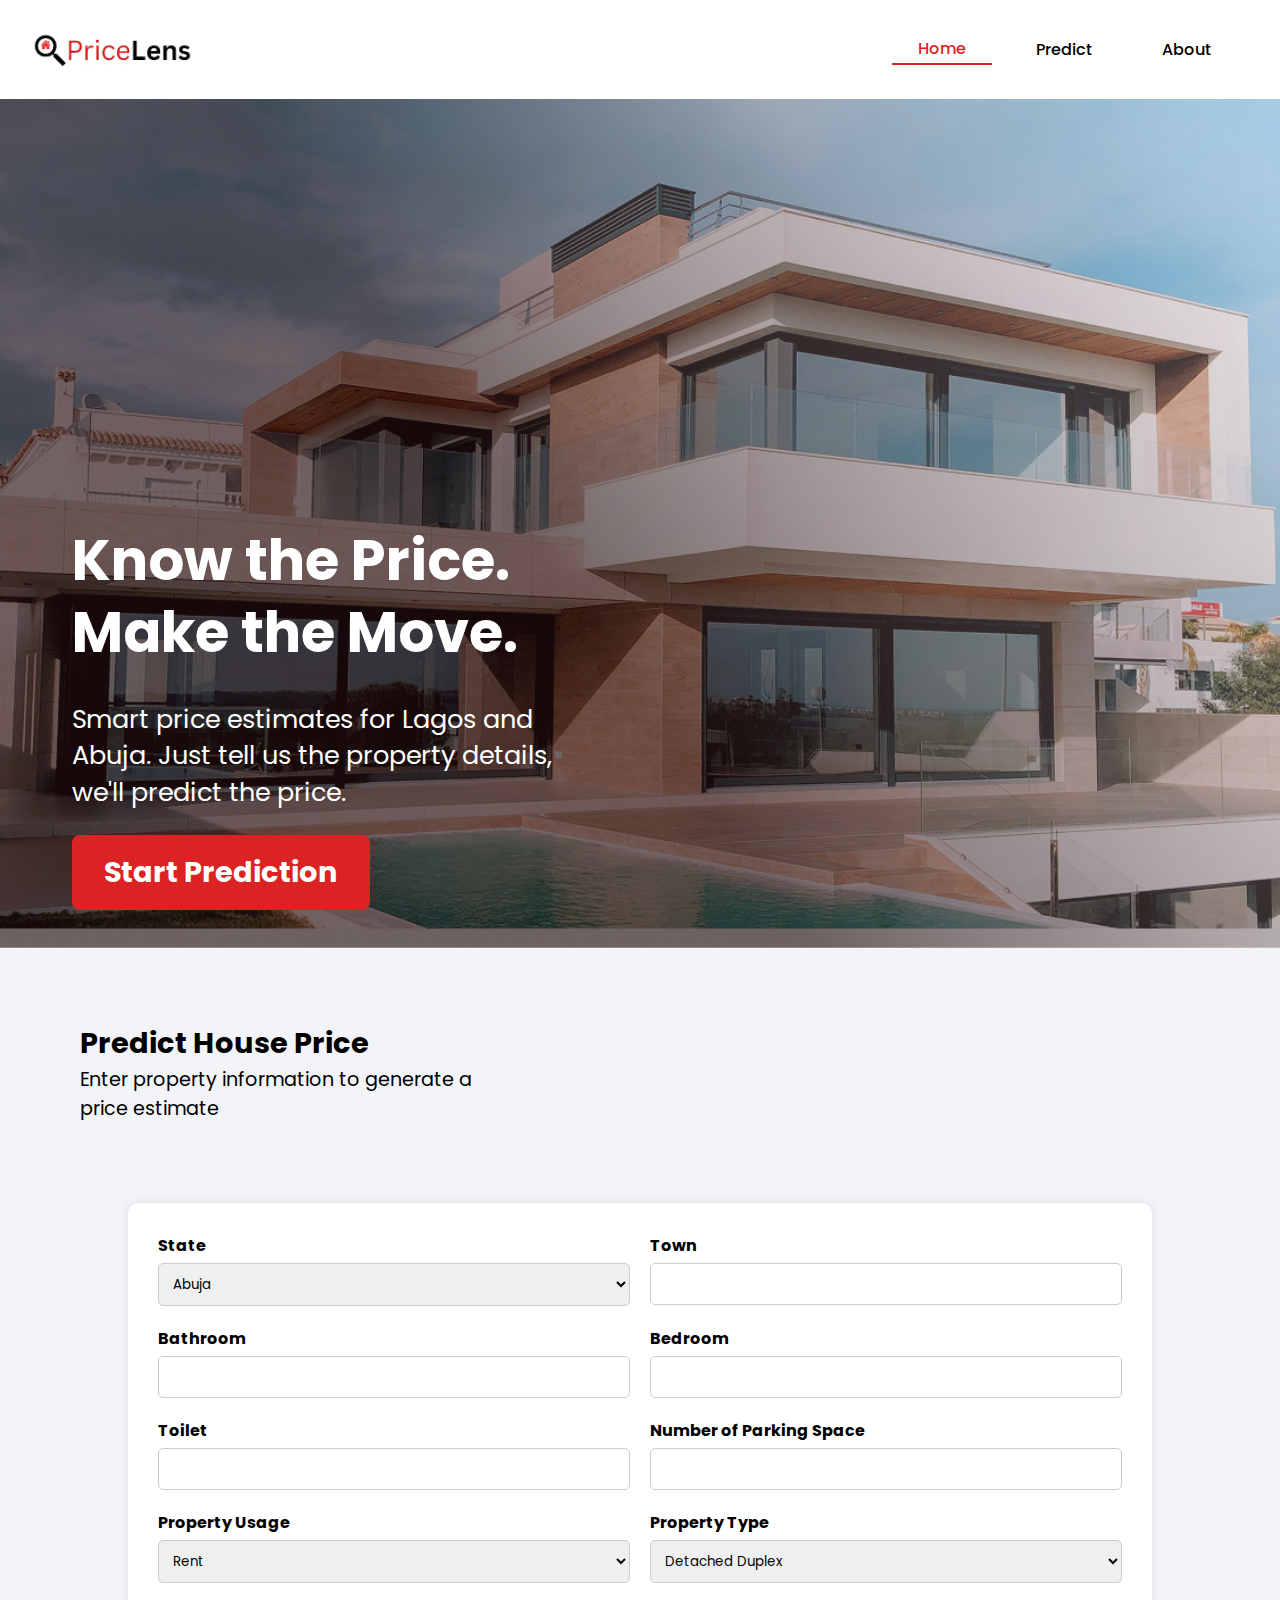
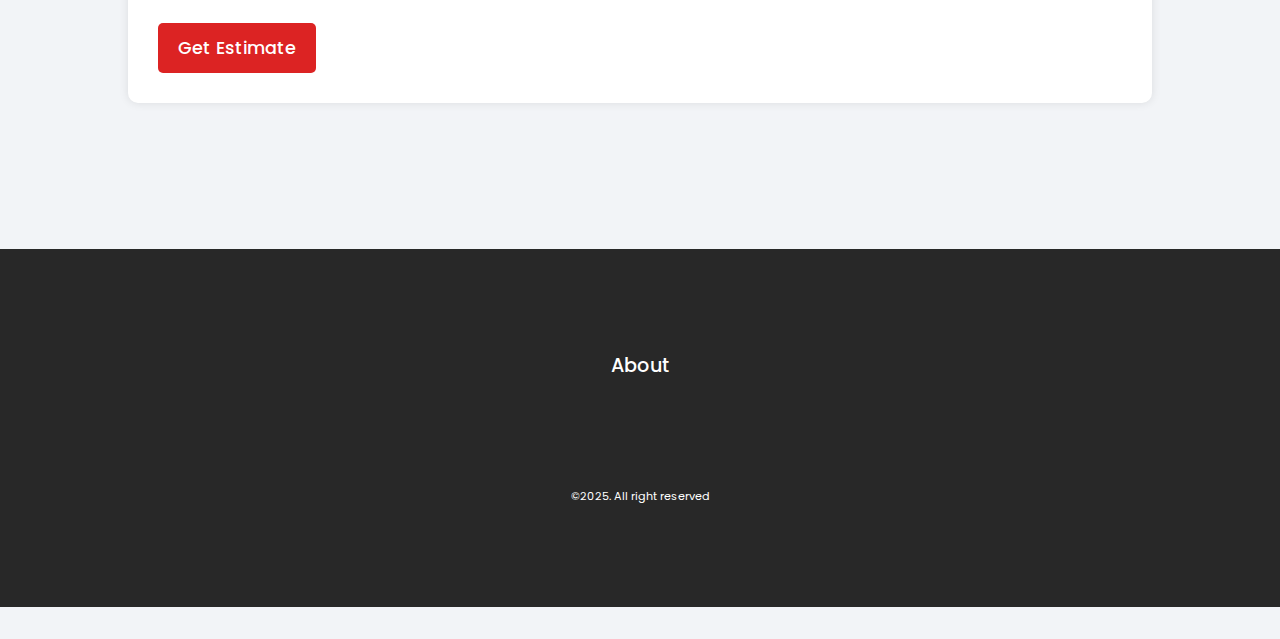
<file: index.html>
<!DOCTYPE html>
<html lang="en">
  <head>
    <meta charset="UTF-8" />
    <link rel="icon" type="image/png" href="./assets/logo-icon-flex.png" />
    <link rel="preconnect" href="https://fonts.googleapis.com" />
    <link rel="preconnect" href="https://fonts.gstatic.com" crossorigin />
    <link
      href="https://fonts.googleapis.com/css2?family=Poppins:ital,wght@0,100;0,200;0,300;0,400;0,500;0,600;0,700;0,800;0,900;1,100;1,200;1,300;1,400;1,500;1,600;1,700;1,800;1,900&display=swap"
      rel="stylesheet"
    />
    <link rel="stylesheet" href="style.css" />
    <meta name="viewport" content="width=device-width, initial-scale=1.0" />
    <title>PriceLens</title>
  </head>
  <body>
    <header>
      <div class="logo">
        <img src="./assets/logo-flexisaf.jpg" alt="logo" />
      </div>

      <div class="hamburger" id="hamburger">
        <span></span>
        <span></span>
        <span></span>
      </div>

      <nav id="nav" class="nav">
        <ul>
          <li><a href="#home" class="active">Home</a></li>
          <li><a href="#predict">Predict</a></li>
          <li><a href="./about.html">About</a></li>
        </ul>
      </nav>

      <div class="nav-overlay" id="navOverlay"></div>
    </header>

    <section id="home" class="home">
      <div>
        <h1>Know the Price.<br />Make the Move.</h1>

        <p>
          Smart price estimates for Lagos and <br />Abuja. Just tell us the
          property details, <br />we'll predict the price.
        </p>
        <a href="#predict"
          ><button class="move-prediction-btn">Start Prediction</button></a
        >
      </div>
    </section>
    <section id="predict" class="predict">
      <h2>Predict House Price</h2>
      <p>
        Enter property information to generate a <br />
        price estimate
      </p>
      <form id="estimateForm">
        <div class="form-group">
          <label for="state">State</label>
          <select name="state" id="state">
            <option value="Abuja">Abuja</option>
            <option value="Lagos">Lagos</option>
          </select>
        </div>

        <div class="form-group">
          <label for="town">Town</label>
          <input type="text" id="town" name="town" required />
        </div>

        <div class="form-group">
          <label for="bathroom">Bathroom</label>
          <input type="number" id="bathroom" name="bathroom" required />
        </div>

        <div class="form-group">
          <label for="bedroom">Bedroom</label>
          <input type="number" id="bedroom" name="bedroom" required />
        </div>

        <div class="form-group">
          <label for="toilet">Toilet</label>
          <input type="number" id="toilet" name="toilet" required />
        </div>

        <div class="form-group">
          <label for="parkingSpace">Number of Parking Space</label>
          <input
            type="number"
            id="parkingSpace"
            name="parkingSpace"
            required
            min="0"
          />
        </div>

        <div class="form-group">
          <label for="usage">Property Usage</label>
          <select name="usage" id="usage">
            <option value="Rent">Rent</option>
            <option value="Sale">Sale</option>
          </select>
        </div>

        <div class="form-group">
          <label for="type">Property Type</label>
          <select name="type" id="type">
            <option value="Detached Duplex">Detached Duplex</option>
            <option value="Semi Detached Duplex">Semi Detached Duplex</option>
            <option value="Terraced Duplexes">Terraced Duplexes</option>
            <option value="Detached Bungalow">Detached Bungalow</option>
            <option value="Block of Flats">Block of Flats</option>
            <option value="Terraced Bungalow">Terraced Bungalow</option>
            <option value="Semi Detached Bungalow">
              Semi Detached Bungalow
            </option>
          </select>
        </div>

        <button type="submit">Get Estimate</button>
      </form>
      <div id="resultModal" class="modal" style="display: none">
        <div class="modal-content">
          <span class="close" id="closeModal">&times;</span>
          <h3 id="modalType"></h3>
          <p class="modal-strong"><strong id="modalAddress"></strong></p>
          <p class="modal-strong modal-price">
            <strong id="modalPrice"></strong>
          </p>
          <p class="modal-description" id="modalDescription"></p>
        </div>
      </div>
    </section>
    <footer>
      <span><a href="./about.html" class="footer-link">About</a></span>
      <p>©2025. All right reserved</p>
    </footer>
    <script src="script.js"></script>
  </body>
</html>
</file>
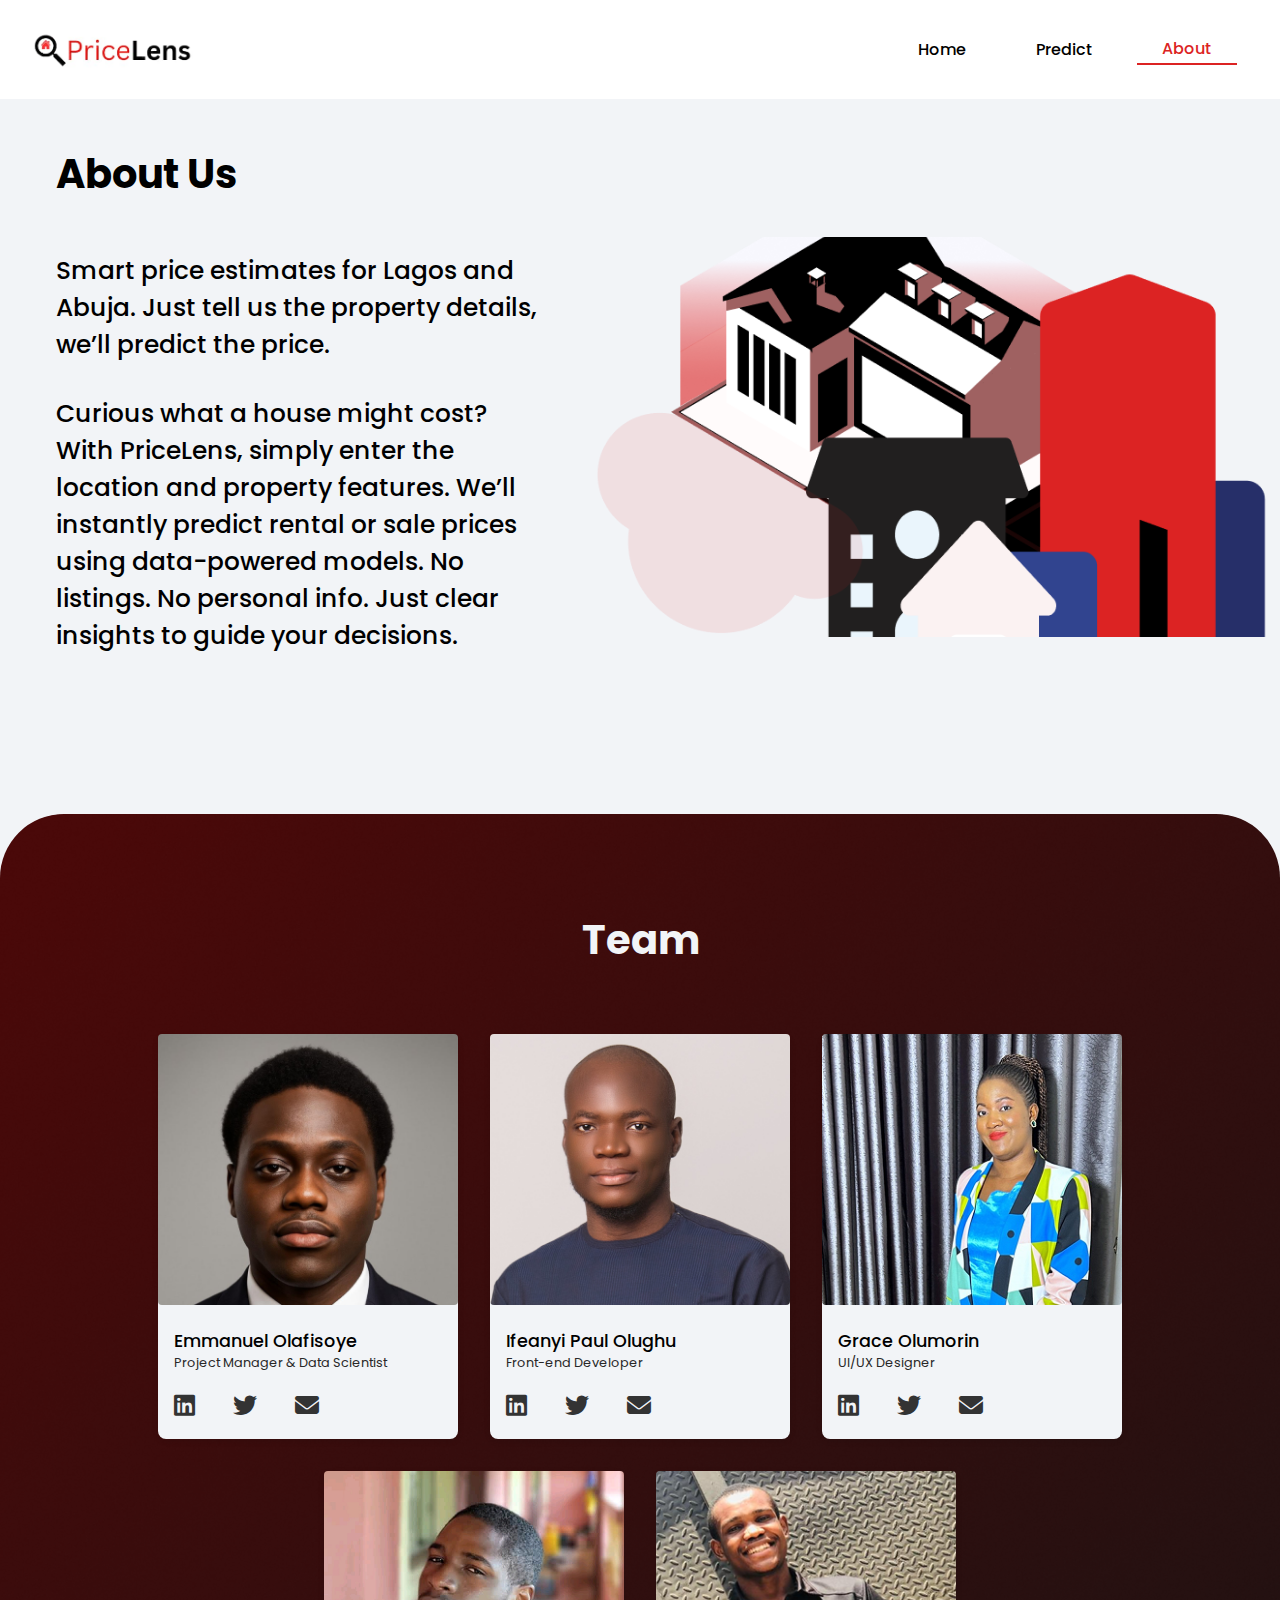
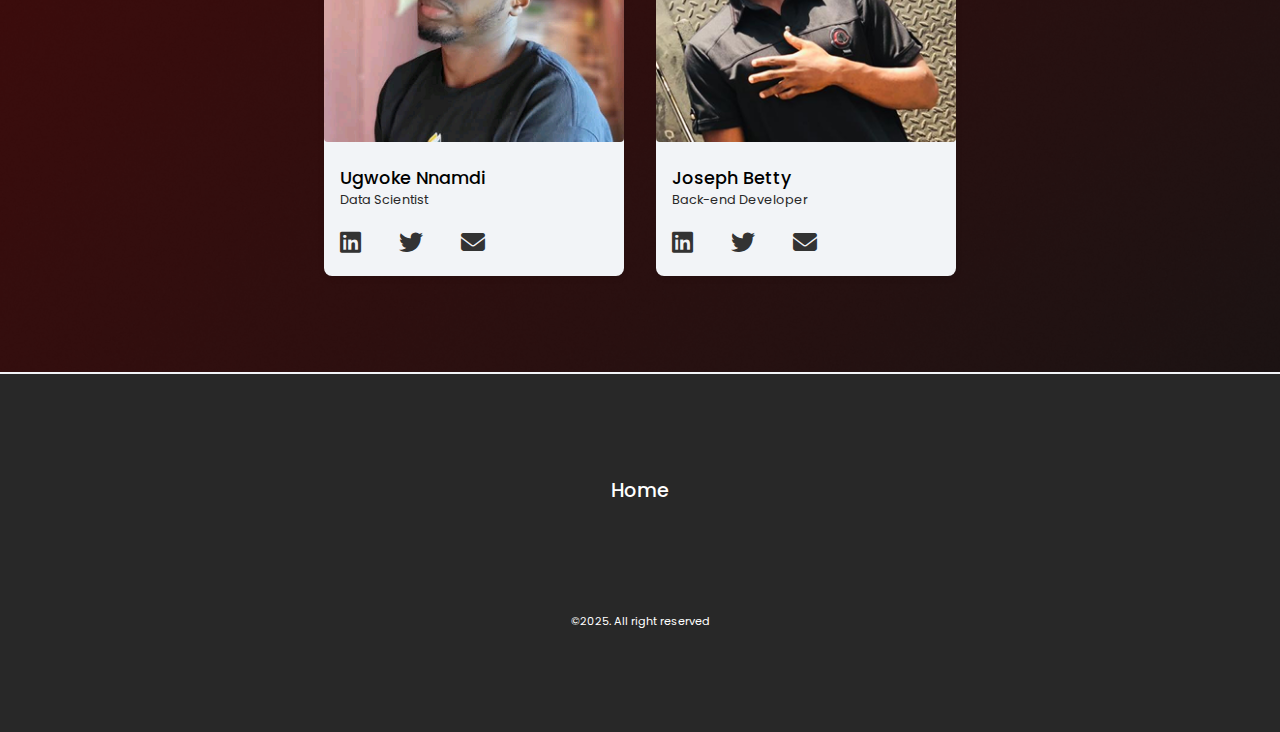
<file: about.html>
<!DOCTYPE html>
<html lang="en">
  <head>
    <meta charset="UTF-8" />
    <link rel="icon" type="image/png" href="/assets/logo-icon-flex.png" />
    <link rel="preconnect" href="https://fonts.googleapis.com" />
    <link rel="preconnect" href="https://fonts.gstatic.com" crossorigin />
    <link
      href="https://fonts.googleapis.com/css2?family=Poppins:ital,wght@0,100;0,200;0,300;0,400;0,500;0,600;0,700;0,800;0,900;1,100;1,200;1,300;1,400;1,500;1,600;1,700;1,800;1,900&display=swap"
      rel="stylesheet"
    />
    <link
      rel="stylesheet"
      href="https://cdnjs.cloudflare.com/ajax/libs/font-awesome/6.4.0/css/all.min.css"
    />
    <link rel="stylesheet" href="style.css" />
    <meta name="viewport" content="width=device-width, initial-scale=1.0" />

    <title>PriceLens</title>
  </head>
  <body>
    <header>
      <div class="logo">
        <img src="./assets/logo-flexisaf.jpg" alt="logo" />
      </div>

      <div class="hamburger" id="hamburger">
        <span></span>
        <span></span>
        <span></span>
      </div>

      <nav id="nav" class="nav">
        <ul>
          <li><a href="./index.html">Home</a></li>
          <li><a href="./index.html#predict">Predict</a></li>
          <li><a href="./about.html" class="active">About</a></li>
        </ul>
      </nav>

      <div class="nav-overlay" id="navOverlay"></div>
    </header>

    <section id="about" class="about">
      <h1 class="about-heading">About Us</h1>
      <div class="about-section-one">
        <div class="about-text-container">
          <p>
            Smart price estimates for Lagos and Abuja. Just tell us the property
            details, we’ll predict the price.
          </p>
          <p>
            Curious what a house might cost? With PriceLens, simply enter the
            location and property features. We’ll instantly predict rental or
            sale prices using data-powered models. No listings. No personal
            info. Just clear insights to guide your decisions.
          </p>
        </div>
        <div class="about-image-container">
          <img src="./assets/About-image.png" alt="building-sketch" />
        </div>
      </div>
      <div class="team">
        <h1 class="team-heading">Team</h1>

        <div class="team-container">
          <div class="team-member">
            <div class="team-img-container">
              <img
                src="./assets/emmanuel-olafisoye.png"
                alt="emmanuel-olafisoye"
              />
            </div>
            <div class="team-write-up">
              <p class="names">Emmanuel Olafisoye</p>
              <p class="teaam-title">Project Manager & Data Scientist</p>
              <div class="social-icons">
                <a
                  href="https://www.linkedin.com/in/emmanuel-olafisoye/"
                  target="_blank"
                >
                  <i class="fab fa-linkedin"></i>
                </a>
                <a href="https://x.com/korsdata" target="_blank">
                  <i class="fab fa-twitter"></i>
                </a>
                <a href="mailto:emmanuelolafisoye12@gmail.com ">
                  <i class="fas fa-envelope"></i>
                </a>
              </div>
            </div>
          </div>

          <div class="team-member">
            <div class="team-img-container">
              <img
                src="./assets/ifeanyi-paul-olughu.png"
                alt="ifeanyi-paul-olughu"
              />
            </div>
            <div class="team-write-up">
              <p class="names">Ifeanyi Paul Olughu</p>
              <p class="teaam-title">Front-end Developer</p>
              <div class="social-icons">
                <a href="https://linkedin.com/in/ifeanyi-paul" target="_blank">
                  <i class="fab fa-linkedin"></i>
                </a>
                <a href="https://x.com/Ifeco1don" target="_blank">
                  <i class="fab fa-twitter"></i>
                </a>
                <a href="mailto:ifeanyipaul48@gmail.com">
                  <i class="fas fa-envelope"></i>
                </a>
              </div>
            </div>
          </div>

          <div class="team-member">
            <div class="team-img-container">
              <img src="./assets/grace-olumorin.png" alt="grace-olumorin" />
            </div>

            <div class="team-write-up">
              <p class="names">Grace Olumorin</p>
              <p class="teaam-title">UI/UX Designer</p>
              <div class="social-icons">
                <a
                  href="https://www.linkedin.com/in/grace-olumorin-b55137276?utm_source=share&utm_campaign=share_via&utm_content=profile&utm_medium=ios_app"
                  target="_blank"
                >
                  <i class="fab fa-linkedin"></i>
                </a>
                <a href="https://x.com/folabigrace_?s=21" target="_blank">
                  <i class="fab fa-twitter"></i>
                </a>
                <a href="mailto:graceolumorin1@gmail.com">
                  <i class="fas fa-envelope"></i>
                </a>
              </div>
            </div>
          </div>

          <div class="team-member">
            <div class="team-img-container">
              <img src="./assets/ugwoke-nnamdi.png" alt="ugwoke-nnamdi" />
            </div>

            <div class="team-write-up">
              <p class="names">Ugwoke Nnamdi</p>
              <p class="teaam-title">Data Scientist</p>
              <div class="social-icons">
                <a href="#" target="_blank">
                  <i class="fab fa-linkedin"></i>
                </a>
                <a href="https://x.com/BenedictEchelon" target="_blank">
                  <i class="fab fa-twitter"></i>
                </a>
                <a href="mailto:Benedictmichaael414@gmail.com">
                  <i class="fas fa-envelope"></i>
                </a>
              </div>
            </div>
          </div>

          <div class="team-member">
            <div class="team-img-container">
              <img src="./assets/joseph-betty.png" alt="joseph-betty" />
            </div>

            <div class="team-write-up">
              <p class="names">Joseph Betty</p>
              <p class="teaam-title">Back-end Developer</p>
              <div class="social-icons">
                <a
                  href="https://www.linkedin.com/in/joseph-betty-350a72246?utm_source=share&utm_campaign=share_via&utm_content=profile&utm_medium=android_app "
                  target="_blank"
                >
                  <i class="fab fa-linkedin"></i>
                </a>
                <a
                  href="https://x.com/this_isjoee?t=I1QjJi-KLGDHiXzOEGJP3g&s=09"
                  target="_blank"
                >
                  <i class="fab fa-twitter"></i>
                </a>
                <a href="mailto:josephhibetty@gmail.com">
                  <i class="fas fa-envelope"></i>
                </a>
              </div>
            </div>
          </div>
        </div>
      </div>
    </section>
    <footer>
      <span><a href="/index.html" class="footer-link">Home</a></span>
      <p>©2025. All right reserved</p>
    </footer>
    <script src="script.js"></script>
  </body>
</html>
</file>
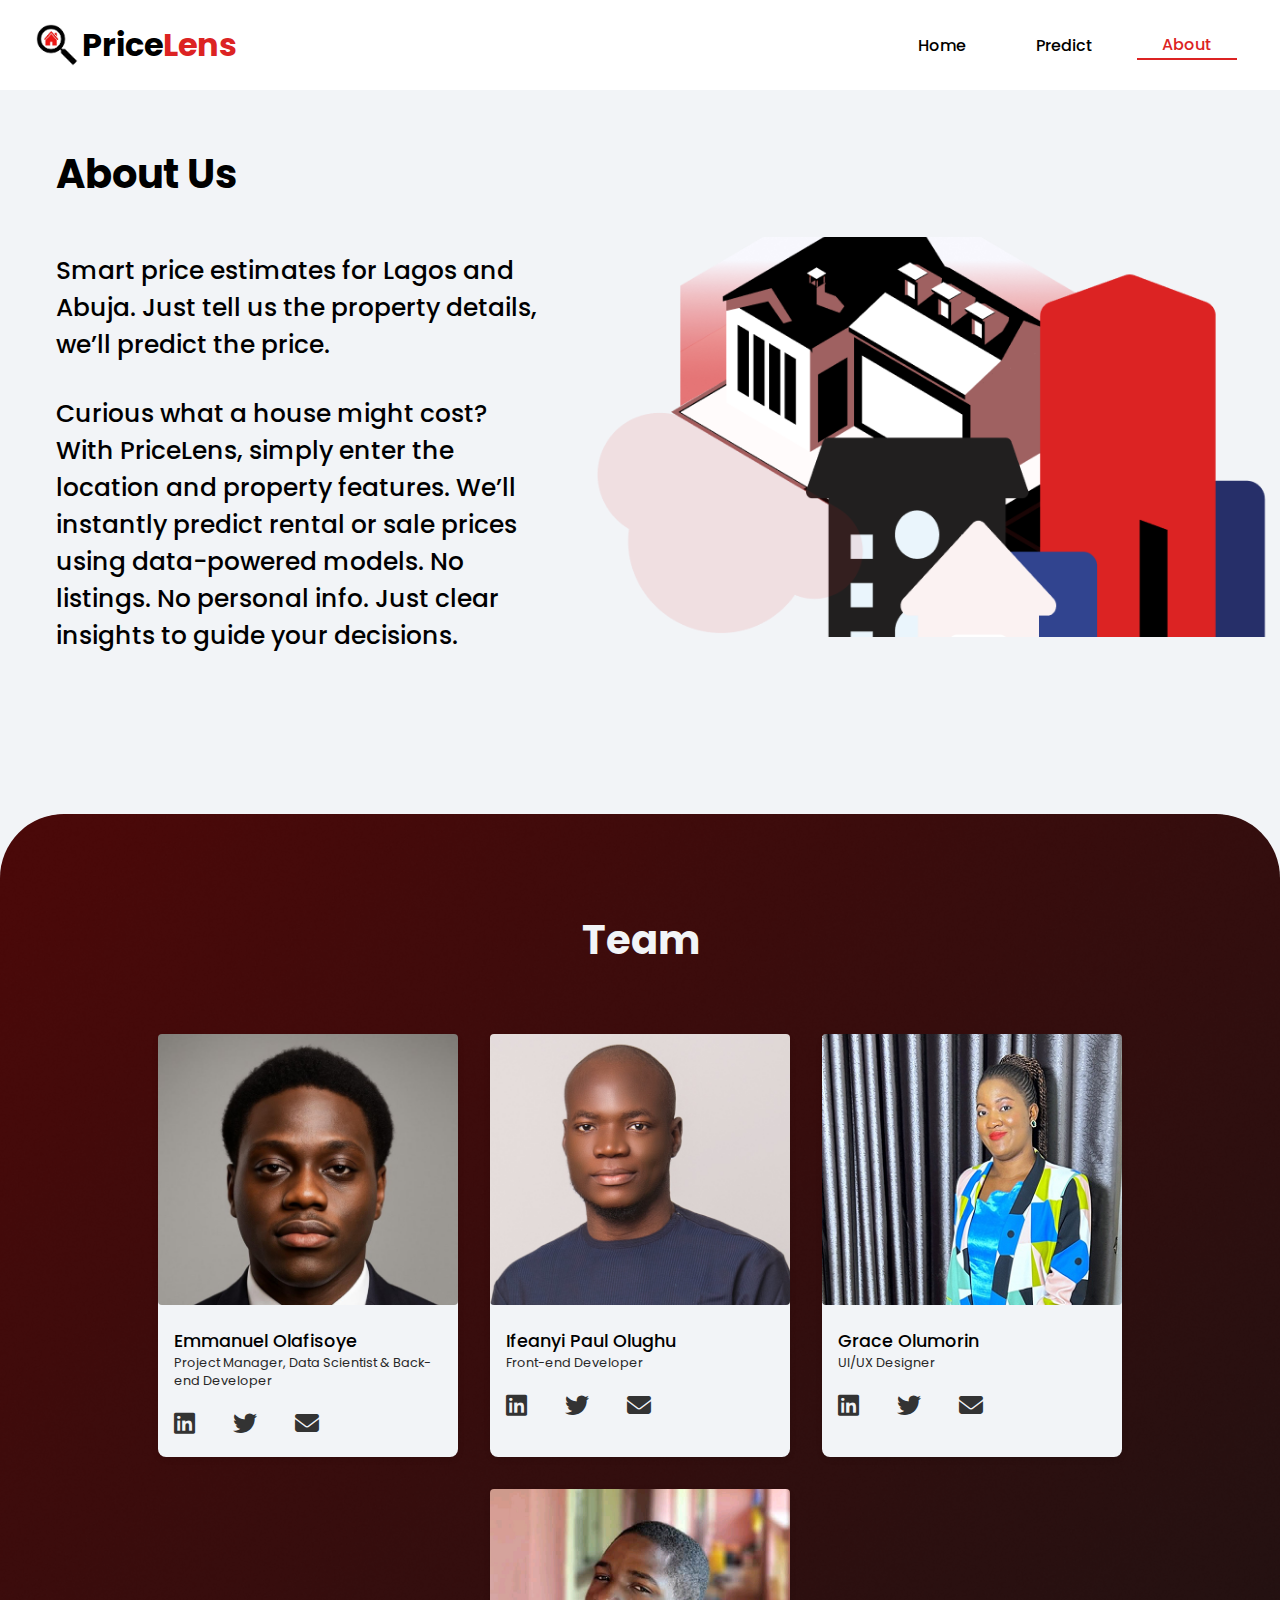
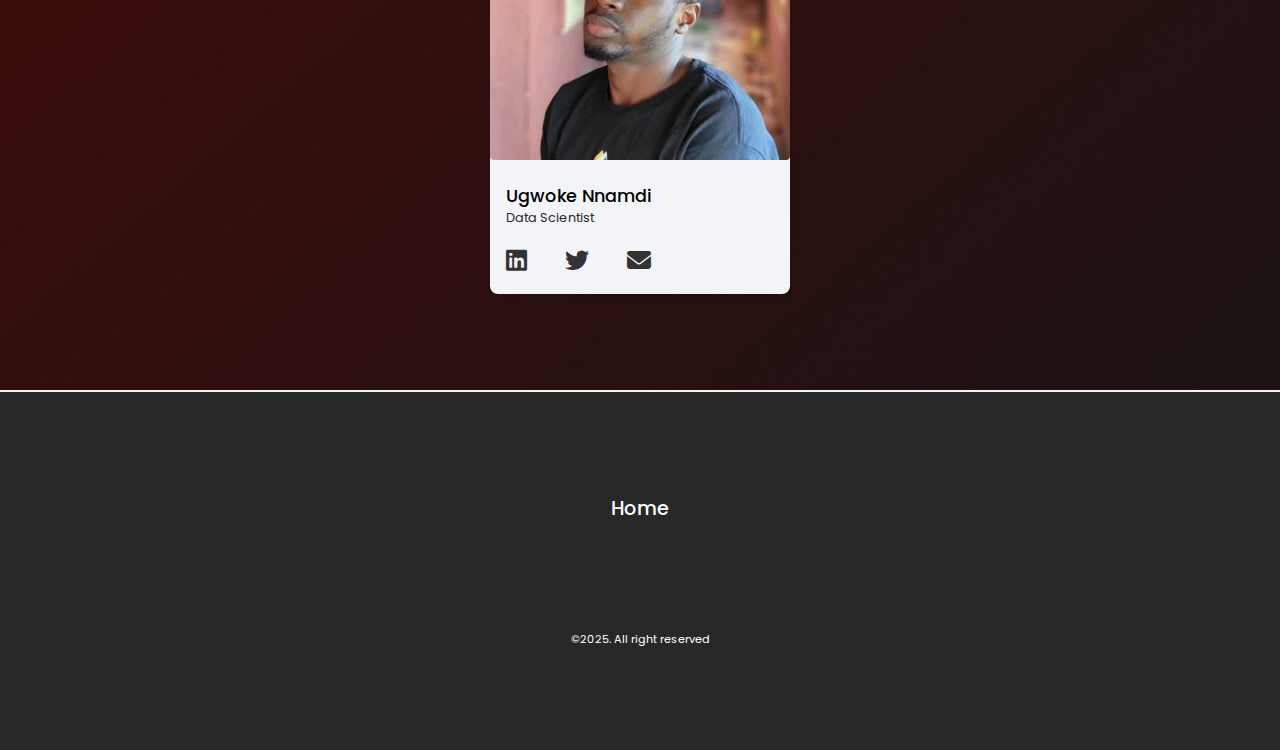
<file: frontend/about.html>
<!DOCTYPE html>
<html lang="en">
  <head>
    <meta charset="UTF-8" />
    <meta name="viewport" content="width=device-width, initial-scale=1.0" />
    <link rel="icon" type="image/png" href="./assets/logo-icon-flex.png" />
    <link rel="preconnect" href="https://fonts.googleapis.com" />
    <link rel="preconnect" href="https://fonts.gstatic.com" crossorigin />
    <link
      href="https://fonts.googleapis.com/css2?family=Poppins:ital,wght@0,100;0,200;0,300;0,400;0,500;0,600;0,700;0,800;0,900;1,100;1,200;1,300;1,400;1,500;1,600;1,700;1,800;1,900&display=swap"
      rel="stylesheet"
    />
    <link
      rel="stylesheet"
      href="https://cdnjs.cloudflare.com/ajax/libs/font-awesome/6.4.0/css/all.min.css"
    />
    <link rel="stylesheet" href="style.css" />
    <title>PriceLens</title>
  </head>
  <body>
    <header>
      <div class="price-lens">
        <div class="logo">
          <img src="./assets/flexi-logo.jpg" alt="logo" />
        </div>
        <h1>Price<span class="lens">Lens</span></h1>
      </div>

      <div class="hamburger" id="hamburger">
        <span></span>
        <span></span>
        <span></span>
      </div>

      <nav id="nav" class="nav">
        <ul>
          <li><a href="./index.html">Home</a></li>
          <li><a href="./index.html#predict">Predict</a></li>
          <li><a href="./about.html" class="active">About</a></li>
        </ul>
      </nav>

      <div class="nav-overlay" id="navOverlay"></div>
    </header>

    <section id="about" class="about">
      <h1 class="about-heading">About Us</h1>
      <div class="about-section-one">
        <div class="about-text-container">
          <p>
            Smart price estimates for Lagos and Abuja. Just tell us the property
            details, we’ll predict the price.
          </p>
          <p>
            Curious what a house might cost? With PriceLens, simply enter the
            location and property features. We’ll instantly predict rental or
            sale prices using data-powered models. No listings. No personal
            info. Just clear insights to guide your decisions.
          </p>
        </div>
        <div class="about-image-container">
          <img src="./assets/About-image.png" alt="building-sketch" />
        </div>
      </div>
      <div class="team">
        <h1 class="team-heading">Team</h1>

        <div class="team-container">
          <div class="team-member">
            <div class="team-img-container">
              <img
                src="./assets/emmanuel-olafisoye.png"
                alt="emmanuel-olafisoye"
              />
            </div>
            <div class="team-write-up">
              <p class="names">Emmanuel Olafisoye</p>
              <p class="teaam-title">Project Manager, Data Scientist & Back-end Developer</p>
              <div class="social-icons">
                <a
                  href="https://www.linkedin.com/in/emmanuel-olafisoye/"
                  target="_blank"
                >
                  <i class="fab fa-linkedin"></i>
                </a>
                <a href="https://x.com/korsdata" target="_blank">
                  <i class="fab fa-twitter"></i>
                </a>
                <a href="mailto:emmanuelolafisoye12@gmail.com ">
                  <i class="fas fa-envelope"></i>
                </a>
              </div>
            </div>
          </div>

          <div class="team-member">
            <div class="team-img-container">
              <img
                src="./assets/ifeanyi-paul-olughu.png"
                alt="ifeanyi-paul-olughu"
              />
            </div>
            <div class="team-write-up">
              <p class="names">Ifeanyi Paul Olughu</p>
              <p class="teaam-title">Front-end Developer</p>
              <div class="social-icons">
                <a href="https://linkedin.com/in/ifeanyi-paul" target="_blank">
                  <i class="fab fa-linkedin"></i>
                </a>
                <a href="https://x.com/Ifeco1don" target="_blank">
                  <i class="fab fa-twitter"></i>
                </a>
                <a href="mailto:ifeanyipaul48@gmail.com">
                  <i class="fas fa-envelope"></i>
                </a>
              </div>
            </div>
          </div>

          <div class="team-member">
            <div class="team-img-container">
              <img src="./assets/grace-olumorin.png" alt="grace-olumorin" />
            </div>

            <div class="team-write-up">
              <p class="names">Grace Olumorin</p>
              <p class="teaam-title">UI/UX Designer</p>
              <div class="social-icons">
                <a
                  href="https://www.linkedin.com/in/grace-olumorin-b55137276?utm_source=share&utm_campaign=share_via&utm_content=profile&utm_medium=ios_app"
                  target="_blank"
                >
                  <i class="fab fa-linkedin"></i>
                </a>
                <a href="https://x.com/folabigrace_?s=21" target="_blank">
                  <i class="fab fa-twitter"></i>
                </a>
                <a href="mailto:graceolumorin1@gmail.com">
                  <i class="fas fa-envelope"></i>
                </a>
              </div>
            </div>
          </div>

          <div class="team-member">
            <div class="team-img-container">
              <img src="./assets/ugwoke-nnamdi.png" alt="ugwoke-nnamdi" />
            </div>

            <div class="team-write-up">
              <p class="names">Ugwoke Nnamdi</p>
              <p class="teaam-title">Data Scientist</p>
              <div class="social-icons">
                <a href="#" target="_blank">
                  <i class="fab fa-linkedin"></i>
                </a>
                <a href="https://x.com/BenedictEchelon" target="_blank">
                  <i class="fab fa-twitter"></i>
                </a>
                <a href="mailto:Benedictmichaael414@gmail.com">
                  <i class="fas fa-envelope"></i>
                </a>
              </div>
            </div>
          </div>

          <!--<div class="team-member">
            <div class="team-img-container">
              <img src="./assets/joseph-betty.png" alt="joseph-betty" />
            </div>

            <div class="team-write-up">
              <p class="names">Joseph Betty</p>
              <p class="teaam-title">Back-end Developer</p>
              <div class="social-icons">
                <a
                  href="https://www.linkedin.com/in/joseph-betty-350a72246?utm_source=share&utm_campaign=share_via&utm_content=profile&utm_medium=android_app "
                  target="_blank"
                >
                  <i class="fab fa-linkedin"></i>
                </a>
                <a
                  href="https://x.com/this_isjoee?t=I1QjJi-KLGDHiXzOEGJP3g&s=09"
                  target="_blank"
                >
                  <i class="fab fa-twitter"></i>
                </a>
                <a href="mailto:josephhibetty@gmail.com">
                  <i class="fas fa-envelope"></i>
                </a>
              </div>
            </div>
          </div>-->
        </div>
      </div>
    </section>
    <footer>
      <span><a href="/index.html" class="footer-link">Home</a></span>
      <p>©2025. All right reserved</p>
    </footer>
    <script src="script.js"></script>
  </body>
</html>
</file>
<file: style.css>
* {
  padding: 0;
  margin: 0;
  box-sizing: border-box;
  font-family: "Poppins", sans-serif;
}

body {
  width: 100%;
  background-color: #f2f4f7;
}

header {
  background-color: #ffffff;
  display: flex;
  align-items: center;
  justify-content: space-between;
  padding: 0 2rem;
  position: fixed;
  top: 0;
  left: 0;
  width: 100%;
  z-index: 99;
  height: 11vh;
}

header div {
  width: 100x;
  height: 40px;

  img {
    width: 100%;
    height: 100%;
  }
}

.nav a.active {
  border-bottom: 2px solid #dc2323;
  color: #dc2323;
}

.nav a.active:hover {
  color: #f2f4f7;
}

header nav ul {
  list-style-type: none;
  display: flex;
  align-items: center;

  li {
    width: 100px;
    height: 30px;
    margin: 0 0.7rem;
    font-weight: 500;
    font-size: 1rem;

    :hover {
      color: #ffffff;
      background-color: #dc2323;
      border-radius: 0.5rem;
    }

    :active {
      color: #ffffff;
      background-color: #c95858;
      border-radius: 0.5rem;
    }

    a {
      text-decoration: none;
      color: black;
      width: 100%;
      height: 100%;
      display: flex;
      align-items: center;
      justify-content: center;
      transition: all 0.3s ease;
    }
  }
}

.hamburger {
  display: none;
  flex-direction: column;
  justify-content: space-between;
  width: 30px;
  height: 20px;
  cursor: pointer;
  z-index: 110;
}

.hamburger span {
  height: 3px;
  width: 100%;
  background: #333;
  border-radius: 3px;
  transition: 0.4s;
}

.hamburger.open span:nth-child(1) {
  transform: rotate(45deg) translate(5px, 5px);
}

.hamburger.open span:nth-child(2) {
  opacity: 0;
}

.hamburger.open span:nth-child(3) {
  transform: rotate(-45deg) translate(6px, -6px);
}

.nav {
  display: flex;
  align-items: center;
}

.nav-overlay {
  display: none;
}

.home {
  background-image: url("./assets/home-background.png");
  background-repeat: no-repeat;
  background-size: cover;
  background-position: center bottom;
  width: 100%;
  height: 110vh;
  color: #ffffff;
  margin-top: -2rem;
  padding-top: 6rem;
  padding-left: 4.5rem;
  display: flex;
  flex-direction: column;
  align-items: start;
  justify-content: end;
  padding-bottom: 3rem;

  div {
    width: fit-content;
    height: fit-content;

    h1 {
      font-size: 3.5rem;
      line-height: 4.5rem;
    }

    p {
      margin-top: 2rem;
      font-size: 1.6rem;
      line-height: 2.3rem;
      font-weight: 400;
    }
  }
}

.move-prediction-btn {
  background-color: #dc2323;
  font-weight: 700;
  font-size: 1.8rem;
  color: #ffffff;
  padding: 1rem 2rem;
  border: none;
  border-radius: 0.5rem;
  margin-top: 1.5rem;
}

.predict {
  width: 100%;
  padding: 4rem 5rem;

  h2 {
    font-size: 1.8rem;
  }

  p {
    font-size: 1.2rem;
  }
}

form {
  display: flex;
  flex-wrap: wrap;
  gap: 20px;
  padding: 30px;
  background: white;
  max-width: 80vw;
  margin: 5rem auto;
  border-radius: 10px;
  box-shadow: 0 0 10px rgba(0, 0, 0, 0.1);
}

.form-group {
  flex: 1 1 45%;
  display: flex;
  flex-direction: column;
}

label {
  margin-bottom: 5px;
  font-weight: bold;
}

input,
select {
  padding: 10px;
  border: 1px solid #ccc;
  border-radius: 5px;
}

button {
  padding: 12px 20px;
  font-weight: 500;
  font-size: 1.1rem;
  margin-top: 20px;
  background-color: #dc2323;
  color: white;
  border: none;
  border-radius: 5px;
  cursor: pointer;
}

.modal {
  position: fixed;
  top: 0;
  left: 0;
  width: 100%;
  height: 100%;
  background: rgba(0, 0, 0, 0.6);
  display: flex;
  justify-content: center;
  align-items: center;
}

.modal-content {
  background: white;
  padding: 30px;
  width: 90%;
  max-width: 500px;
  border-radius: 10px;
  position: relative;
}

.modal-content h3 {
  font-size: 1.5rem;
  margin-top: 0;
}

.modal-strong {
  margin-top: 0.2rem;
  font-size: 1.2rem;
}

.modal-price {
  color: #dc2323;
}

.modal-description {
  margin-top: 2rem;
}

.close {
  border: 1px solid #ccc;
  border-radius: 0.5rem;
  padding: 0 10px;
  position: absolute;
  right: 15px;
  top: 10px;
  cursor: pointer;
  font-size: 1.5rem;
}

.about {
  padding-top: 9rem;
  width: 100%;
}

.about-heading {
  font-size: 2.5rem;
  margin-left: 3.5rem;
  margin-bottom: 1rem;
}

.about-section-one {
  width: 100%;
  padding-left: 3.5rem;
  display: flex;
  align-items: center;
  justify-content: space-between;
  margin-bottom: 10rem;
}

.about-text-container {
  width: 40%;
  font-size: 1.55rem;
  font-weight: 500;

  p {
    margin-top: 2rem;
  }
}

.about-image-container {
  width: 60%;
  height: 400px;

  img {
    width: 100%;
    height: 100%;
    object-fit: cover;
  }
}

.team {
  width: 100%;
  padding: 6rem 2rem;
  background: url("./assets/team-background.png");
  background-repeat: no-repeat;
  background-size: cover;
  background-position: center top;
  border-radius: 4rem 4rem 0 0;
}

.team-heading {
  text-align: center;
  color: #f2f4f7;
  font-size: 2.5rem;
  margin-bottom: 4rem;
}

.team-container {
  display: flex;
  flex-wrap: wrap;
  gap: 2rem;
  justify-content: center;
}

.team-member {
  flex: 1 1 300px;
  max-width: 300px;
  min-width: 200px;
  background-color: #f2f4f7;
  border-radius: 8px;
  box-shadow: 0 2px 6px rgba(0, 0, 0, 0.1);

  img {
    width: 100%;
    border-radius: 4px;
  }
}

.team-write-up {
  padding: 1rem;
}

.teaam-title {
  color: #282828;
  font-size: 0.8rem;
  margin-bottom: 0.2rem;
}

.names {
  font-size: 1.1rem;
  font-weight: 500;
}

.social-icons {
  margin-top: 1rem;
}

.social-icons a {
  color: #333;
  font-size: 24px;
  margin-right: 2rem;
  text-decoration: none;
  transition: color 0.3s ease;
}

.social-icons a:hover {
  color: #9c1010;
}

footer {
  background-color: #282828;
  border-top: 2px solid #f2f4f7;
  width: 100%;
  height: 40vh;
  color: #ffffff;
  display: flex;
  flex-direction: column;
  align-items: center;
  justify-content: space-around;
  padding: 3rem 0;
  font-size: 0.7rem;

  span a {
    color: #ffffff;
    text-decoration: none;
    font-weight: 500;
    font-size: 1.2rem;
    transition: all 0.3s ease;
  }
}

.footer-link:hover {
  color: #dc2323;
}

/* Styles for screens smaller than 768px (e.g., mobile) */
@media only screen and (max-width: 767px) {
  header {
    height: 10vh;
  }

  .home {
    margin-top: -2rem;
    padding: 1rem;
    display: flex;
    height: 107vh;
    align-items: center;
    justify-content: end;
    padding-bottom: 9rem;

    div {
      display: flex;
      flex-direction: column;
      align-items: center;
      justify-content: center;

      h1 {
        font-size: 1.9rem;
        line-height: 2.4rem;
        text-align: center;
      }

      p {
        margin-top: 2rem;
        font-size: 1rem;
        line-height: 1.5rem;
        font-weight: 400;
        text-align: center;
      }
    }
  }

  .move-prediction-btn {
    background-color: #dc2323;
    font-weight: 600;
    font-size: 1.3rem;
    color: #ffffff;
    padding: 1rem 2rem;
    border: none;
    border-radius: 0.5rem;
    margin-top: 1.5rem;
  }

  .hamburger {
    display: flex;
  }

  .nav {
    position: fixed;
    top: 0;
    right: -100%;
    background: white;
    height: 100vh;
    width: 60%;
    flex-direction: column;
    justify-content: center;
    align-items: center;
    transition: right 0.3s ease;
    z-index: 105;
  }

  .nav ul {
    flex-direction: column;
    gap: 2rem;
  }

  .nav.open {
    right: 0;
  }

  .nav-overlay {
    display: block;
    position: fixed;
    top: 0;
    left: 0;
    width: 100vw;
    height: 100vh;
    backdrop-filter: blur(5px);
    background: rgba(0, 0, 0, 0.3);
    z-index: 100;
    opacity: 0;
    visibility: hidden;
    transition: opacity 0.3s ease;
  }

  .nav-overlay.active {
    opacity: 1;
    visibility: visible;
  }

  .predict {
    width: 100%;
    padding: 0.5rem;

    h2 {
      font-size: 1.3rem;
      padding: 0 1rem;
    }

    p {
      font-size: 0.9rem;
      padding: 0 1rem;
    }
  }

  form {
    gap: 20px;
    padding: 30px;
    background: white;
    max-width: 100%;
    margin: 2rem auto;
    border-radius: 10px;
    box-shadow: 0 0 10px rgba(0, 0, 0, 0.1);
  }

  .form-group {
    flex: 1 1 45%;
    display: flex;
    flex-direction: column;
  }

  label {
    margin-bottom: 5px;
    font-weight: bold;
  }

  input,
  select {
    padding: 10px;
    border: 1px solid #ccc;
    border-radius: 5px;
  }

  button {
    padding: 10px 15px;
    font-weight: 500;
    font-size: 1rem;
    margin-top: 20px;
    background-color: #dc2323;
    color: white;
    border: none;
    border-radius: 5px;
    cursor: pointer;
  }

  .about {
    padding-top: 7rem;
    width: 100%;
  }

  .about-heading {
    font-size: 2rem;
    margin-left: 2rem;
    margin-bottom: 0;
  }

  .about-section-one {
    width: 100%;
    padding-left: 1rem;
    display: flex;
    align-items: center;
    justify-content: space-between;
    margin-bottom: 7rem;
  }

  .about-text-container {
    width: 70%;
    font-size: 1.55rem;
    font-weight: 500;

    p {
      margin-top: 2rem;
      font-size: 1rem;
      margin-right: 0.5rem;
    }
  }

  .about-image-container {
    width: 40%;
    height: 400px;

    img {
      width: 100%;
      height: 100%;
      object-fit: cover;
    }
  }

  .team {
    width: 100%;
    padding: 2rem 0rem;
    border-radius: 1.5rem 1.5rem 0 0;
  }

  .team-heading {
    text-align: center;
    color: #f2f4f7;
    font-size: 2rem;
    margin-bottom: 2rem;
  }

  .modal-content h3 {
    font-size: 1.2rem;
    padding: 0 1rem;
    margin-top: 0;
  }

  .modal-content {
    padding: 1.2rem;
  }

  .modal-price strong {
    font-size: 1.3rem;
    color: #dc2323;
  }

  footer {
    border-top: 2px solid #f2f4f7;
    height: 15vh;
    padding: 1rem 0;
    font-size: 0.7rem;
  }
}

/* Styles for screens between 768px and 1024px (e.g., tablet) */
@media only screen and (min-width: 768px) and (max-width: 1023px) {
  header {
    height: 10vh;
  }

  .home {
    height: 105vh;
    margin-top: -2rem;
    padding-bottom: 7rem;

    div {
      width: fit-content;
      height: fit-content;

      h1 {
        font-size: 3.5rem;
        line-height: 4.5rem;
      }

      p {
        margin-top: 2rem;
        font-size: 1.8rem;
        line-height: 2.3rem;
        font-weight: 400;
        margin-bottom: 3rem;
      }
    }
  }

  button {
    padding: 10px 15px;
    font-weight: 500;
    font-size: 1rem;
    margin-top: 20px;
    background-color: #dc2323;
    color: white;
    border: none;
    border-radius: 5px;
    cursor: pointer;
  }

  .modal-price strong {
    font-size: 1.5rem;
    color: #dc2323;
  }

  .about-heading {
    margin-top: 1rem;
    font-size: 2rem;
    margin-left: 3.5rem;
  }

  .about-section-one {
    width: 100%;
    padding-left: 2.3rem;
  }

  .about-text-container {
    width: 65%;
    font-size: 1.3rem;
    font-weight: 500;
  }

  .team {
    width: 100%;
    padding: 4rem 1rem;
    border-radius: 3rem 3rem 0 0;
  }

  .team-heading {
    text-align: center;
    color: #f2f4f7;
    font-size: 2.5rem;
    margin-bottom: 4rem;
  }

  .team-container {
    display: flex;
    flex-wrap: wrap;
    gap: 2rem;
    justify-content: center;
  }

  .team-member {
    flex: 1 1 300px;
    max-width: 300px;
    min-width: 200px;
    background-color: #f2f4f7;
    border-radius: 8px;
    box-shadow: 0 2px 6px rgba(0, 0, 0, 0.1);

    img {
      width: 100%;
      border-radius: 4px;
    }
  }

  footer {
    border-top: 2px solid #f2f4f7;
    height: 15vh;
    padding: 1rem 0;
    font-size: 0.7rem;
  }

  .container {
    width: 90%;
  }
}

/* // tftdftatfstyfatftsafsaffstaftfst */
</file>
<file: frontend/style.css>
* {
  padding: 0;
  margin: 0;
  box-sizing: border-box;
  font-family: "Poppins", sans-serif;
}

body {
  width: 100%;
  background-color: #f2f4f7;
}

header {
  background-color: #ffffff;
  display: flex;
  align-items: center;
  justify-content: space-between;
  padding: 0 2rem;
  position: fixed;
  top: 0;
  left: 0;
  width: 100%;
  z-index: 999;
  height: 10vh;
}

.price-lens {
  height: 80%;
  max-width: fit-content;
  display: flex;
  align-items: center;
  justify-content: center;
}

.price-lens h1 {
  font-size: 2rem;
  white-space: nowrap;
}

.lens {
  color: #dc2323;
}

.logo {
  max-width: 60px;
  display: flex;
  align-items: center;
  justify-content: center;
  max-height: 60px;
  overflow: hidden;
}

.logo img {
  width: 50px;
  height: auto;
  max-width: 100%;
  display: block;
  object-fit: contain;
}

.nav a.active {
  border-bottom: 2px solid #dc2323;
  color: #dc2323;
}

.nav a.active:hover {
  color: #f2f4f7;
}

header nav ul {
  list-style-type: none;
  display: flex;
  align-items: center;
}

header nav ul a:hover {
  color: #ffffff;
  background-color: #dc2323;
  border-radius: 0.5rem;
}

header nav ul a:active {
  color: #ffffff;
  background-color: #c95858;
  border-radius: 0.5rem;
}

header nav ul a {
  text-decoration: none;
  color: black;
  width: 100%;
  height: 100%;
  display: flex;
  align-items: center;
  justify-content: center;
  transition: all 0.3s ease;
}

header nav ul li {
  width: 100px;
  height: 30px;
  margin: 0 0.7rem;
  font-weight: 500;
  font-size: 1rem;
}

.hamburger {
  display: none;
  flex-direction: column;
  justify-content: space-between;
  width: 30px;
  height: 20px;
  cursor: pointer;
  z-index: 110;
}

.hamburger span {
  height: 3px;
  width: 100%;
  background: #333;
  border-radius: 3px;
  transition: 0.4s;
}

.hamburger.open span:nth-child(1) {
  transform: rotate(45deg) translate(5px, 5px);
}

.hamburger.open span:nth-child(2) {
  opacity: 0;
}

.hamburger.open span:nth-child(3) {
  transform: rotate(-45deg) translate(6px, -6px);
}

.nav {
  display: flex;
  align-items: center;
}

.nav-overlay {
  display: none;
}

.home {
  background-image: url("./assets/home-background.png");
  background-repeat: no-repeat;
  background-size: cover;
  background-position: center bottom;
  width: 100%;
  height: 100vh;
  color: #ffffff;
  margin-top: 1rem;
  padding-top: 6rem;
  padding-left: 4.5rem;
  display: flex;
  flex-direction: column;
  align-items: start;
  justify-content: end;
  padding-bottom: 3rem;
}

.home div {
  width: fit-content;
  height: fit-content;
}

.home div h1 {
  font-size: 3.2rem;
  line-height: 4rem;
}

.home div p {
  margin-top: 2rem;
  font-size: 1.4rem;
  line-height: 2.1rem;
  font-weight: 400;
}

.move-prediction-btn {
  background-color: #dc2323;
  font-weight: 700;
  font-size: 1.5rem;
  color: #ffffff;
  padding: 1rem 2rem;
  border: none;
  border-radius: 0.5rem;
  margin-top: 1.5rem;
}

.predict {
  width: 100%;
  padding: 4rem 5rem;
}

.predict h2 {
  font-size: 1.8rem;
}

.predict p {
  font-size: 1.2rem;
}

form {
  display: flex;
  flex-wrap: wrap;
  gap: 20px;
  padding: 30px;
  background: white;
  max-width: 80vw;
  margin: 5rem auto;
  border-radius: 10px;
  box-shadow: 0 0 10px rgba(0, 0, 0, 0.1);
}

.form-group {
  flex: 1 1 45%;
  display: flex;
  flex-direction: column;
}

label {
  margin-bottom: 5px;
  font-weight: bold;
}

input,
select {
  padding: 10px;
  border: 1px solid #ccc;
  border-radius: 5px;
}

button {
  padding: 12px 20px;
  font-weight: 500;
  font-size: 1.1rem;
  margin-top: 20px;
  background-color: #dc2323;
  color: white;
  border: none;
  border-radius: 5px;
  cursor: pointer;
}

.modal {
  position: fixed;
  top: 0;
  left: 0;
  width: 100%;
  height: 100%;
  background: rgba(0, 0, 0, 0.6);
  display: flex;
  justify-content: center;
  align-items: center;
}

.modal-content {
  background: white;
  padding: 30px;
  width: 90%;
  max-width: 500px;
  border-radius: 10px;
  position: relative;
}

.modal-content h3 {
  font-size: 1.5rem;
  margin-top: 0;
}

.modal-strong {
  margin-top: 0.2rem;
  font-size: 1.2rem;
}

.modal-price {
  color: #dc2323;
}

.modal-description {
  margin-top: 2rem;
}

.close {
  border: 1px solid #ccc;
  border-radius: 0.5rem;
  padding: 0 10px;
  position: absolute;
  right: 15px;
  top: 10px;
  cursor: pointer;
  font-size: 1.5rem;
}

.about {
  padding-top: 9rem;
  width: 100%;
}

.about-heading {
  font-size: 2.5rem;
  margin-left: 3.5rem;
  margin-bottom: 1rem;
}

.about-section-one {
  width: 100%;
  padding-left: 3.5rem;
  display: flex;
  align-items: center;
  justify-content: space-between;
  margin-bottom: 10rem;
}

.about-text-container {
  width: 40%;
  font-size: 1.55rem;
  font-weight: 500;

  p {
    margin-top: 2rem;
  }
}

.about-image-container {
  width: 60%;
  height: 400px;

  img {
    width: 100%;
    height: 100%;
    object-fit: cover;
  }
}

.team {
  width: 100%;
  padding: 6rem 2rem;
  background: url("./assets/team-background.png");
  background-repeat: no-repeat;
  background-size: cover;
  background-position: center top;
  border-radius: 4rem 4rem 0 0;
}

.team-heading {
  text-align: center;
  color: #f2f4f7;
  font-size: 2.5rem;
  margin-bottom: 4rem;
}

.team-container {
  display: flex;
  flex-wrap: wrap;
  gap: 2rem;
  justify-content: center;
}

.team-member {
  flex: 1 1 300px;
  max-width: 300px;
  min-width: 200px;
  background-color: #f2f4f7;
  border-radius: 8px;
  box-shadow: 0 2px 6px rgba(0, 0, 0, 0.1);

  img {
    width: 100%;
    border-radius: 4px;
  }
}

.team-write-up {
  padding: 1rem;
}

.teaam-title {
  color: #282828;
  font-size: 0.8rem;
  margin-bottom: 0.2rem;
}

.names {
  font-size: 1.1rem;
  font-weight: 500;
}

.social-icons {
  margin-top: 1rem;
}

.social-icons a {
  color: #333;
  font-size: 24px;
  margin-right: 2rem;
  text-decoration: none;
  transition: color 0.3s ease;
}

.social-icons a:hover {
  color: #9c1010;
}

footer {
  background-color: #282828;
  border-top: 2px solid #f2f4f7;
  width: 100%;
  height: 40vh;
  color: #ffffff;
  display: flex;
  flex-direction: column;
  align-items: center;
  justify-content: space-around;
  padding: 3rem 0;
  font-size: 0.7rem;

  span a {
    color: #ffffff;
    text-decoration: none;
    font-weight: 500;
    font-size: 1.2rem;
    transition: all 0.3s ease;
  }
}

.footer-link:hover {
  color: #dc2323;
}

/* Styles for screens smaller than 768px (e.g., mobile) */
@media only screen and (max-width: 767px) {
  header {
    height: 9vh;
  }

  .price-lens h1 {
    font-size: 1.8rem;
  }

  .home {
    margin-top: 1rem;
    padding: 1rem;
    display: flex;
    height: 100vh;
    align-items: center;
    justify-content: end;
    padding-bottom: 9rem;
  }

  .home div {
    display: flex;
    flex-direction: column;
    align-items: center;
    justify-content: center;
  }

  .home div h1 {
    font-size: 1.9rem;
    line-height: 2.4rem;
    text-align: center;
  }

  .home div p {
    margin-top: 2rem;
    font-size: 1rem;
    line-height: 1.5rem;
    font-weight: 400;
    text-align: center;
  }

  .move-prediction-btn {
    background-color: #dc2323;
    font-weight: 600;
    font-size: 1.3rem;
    color: #ffffff;
    padding: 1rem 2rem;
    border: none;
    border-radius: 0.5rem;
    margin-top: 1.5rem;
  }

  .hamburger {
    display: flex;
  }

  .nav {
    position: fixed;
    top: 0;
    right: -100%;
    background: white;
    height: 100vh;
    width: 60%;
    flex-direction: column;
    justify-content: center;
    align-items: center;
    transition: right 0.3s ease;
    z-index: 105;
  }

  .nav ul {
    flex-direction: column;
    gap: 2rem;
  }

  .nav.open {
    right: 0;
  }

  .nav-overlay {
    display: block;
    position: fixed;
    top: 0;
    left: 0;
    width: 100vw;
    height: 100vh;
    backdrop-filter: blur(5px);
    background: rgba(0, 0, 0, 0.3);
    z-index: 100;
    opacity: 0;
    visibility: hidden;
    transition: opacity 0.3s ease;
  }

  .nav-overlay.active {
    opacity: 1;
    visibility: visible;
  }

  .predict {
    width: 100%;
    padding: 0.5rem;
  }

  .predict h2 {
    font-size: 1.3rem;
    padding: 0 1rem;
  }

  .predict p {
    font-size: 0.9rem;
    padding: 0 1rem;
  }

  form {
    gap: 20px;
    padding: 30px;
    background: white;
    max-width: 100%;
    margin: 2rem auto;
    border-radius: 10px;
    box-shadow: 0 0 10px rgba(0, 0, 0, 0.1);
  }

  .form-group {
    flex: 1 1 45%;
    display: flex;
    flex-direction: column;
  }

  label {
    margin-bottom: 5px;
    font-weight: bold;
  }

  input,
  select {
    padding: 10px;
    border: 1px solid #ccc;
    border-radius: 5px;
  }

  button {
    padding: 10px 15px;
    font-weight: 500;
    font-size: 1rem;
    margin-top: 20px;
    background-color: #dc2323;
    color: white;
    border: none;
    border-radius: 5px;
    cursor: pointer;
  }

  .about {
    padding-top: 7rem;
    width: 100%;
  }

  .about-heading {
    font-size: 2rem;
    margin-left: 2rem;
    margin-bottom: 0;
  }

  .about-section-one {
    width: 100%;
    padding-left: 1rem;
    display: flex;
    align-items: center;
    justify-content: space-between;
    margin-bottom: 7rem;
  }

  .about-text-container {
    width: 70%;
    font-size: 1rem;
    font-weight: 500;
  }

  .about-text-container p {
    margin-top: 2rem;
    margin-right: 0.5rem;
  }

  .about-image-container {
    width: 40%;
    height: 400px;
  }

  .about-image-container img {
    width: 100%;
    height: 100%;
    object-fit: cover;
  }

  .team {
    width: 100%;
    padding: 2rem 0rem;
    border-radius: 1.5rem 1.5rem 0 0;
  }

  .team-heading {
    text-align: center;
    color: #f2f4f7;
    font-size: 2rem;
    margin-bottom: 2rem;
  }

  .modal-content h3 {
    font-size: 1.2rem;
    padding: 0 1rem;
    margin-top: 0;
  }

  .modal-content {
    padding: 1.2rem;
  }

  .modal-price strong {
    font-size: 1.3rem;
    color: #dc2323;
  }

  footer {
    border-top: 2px solid #f2f4f7;
    height: 15vh;
    padding: 1rem 0;
    font-size: 0.7rem;
  }
}

/* Styles for screens between 768px and 1024px (e.g., tablet) */
@media only screen and (min-width: 768px) and (max-width: 1200px) {
  header {
    height: 9vh;
  }

  .price-lens h1 {
    font-size: 1.8rem;
  }

  .home {
    margin-top: 1rem;
    padding: 1rem;
    display: flex;
    height: 100vh;
    align-items: center;
    justify-content: center;
  }

  .home div {
    display: flex;
    flex-direction: column;
    align-items: center;
    justify-content: center;
  }

  .home div h1 {
    font-size: 2.5rem;
    line-height: 2.5rem;
    text-align: center;
  }

  .home div p {
    margin-top: 3rem;
    font-size: 1.5rem;
    line-height: 1.9rem;
    font-weight: 500;
    text-align: center;
  }

  .move-prediction-btn {
    background-color: #dc2323;
    font-weight: 600;
    font-size: 1.3rem;
    color: #ffffff;
    padding: 1rem 2rem;
    border: none;
    border-radius: 0.5rem;
    margin-top: 2.2rem;
  }

  button {
    padding: 10px 15px;
    font-weight: 500;
    font-size: 1.2rem;
    margin-top: 20px;
    background-color: #dc2323;
    color: white;
    border: none;
    border-radius: 5px;
    cursor: pointer;
  }

  .modal-price strong {
    font-size: 1.5rem;
    color: #dc2323;
  }

  .about {
    display: flex;
    flex-direction: column;
    align-items: center;
    justify-content: center;
  }

  .about-heading {
    font-size: 2rem;
    margin: 0;
  }

  .about-section-one {
    width: 70%;
    padding: 1.5rem;
    gap: 1rem;
  }

  .about-text-container {
    width: 65%;
    font-size: 1rem;
    font-weight: 500;
  }

  .team {
    width: 100%;
    padding: 4rem 1rem;
    border-radius: 3rem 3rem 0 0;
  }

  .team-heading {
    text-align: center;
    color: #f2f4f7;
    font-size: 2.5rem;
    margin-bottom: 4rem;
  }

  .team-container {
    display: flex;
    flex-wrap: wrap;
    gap: 2rem;
    justify-content: center;
  }

  .team-member {
    flex: 1 1 300px;
    max-width: 300px;
    min-width: 200px;
    background-color: #f2f4f7;
    border-radius: 8px;
    box-shadow: 0 2px 6px rgba(0, 0, 0, 0.1);
  }

  .team-member img {
    width: 100%;
    border-radius: 4px;
  }

  footer {
    border-top: 2px solid #f2f4f7;
    height: 15vh;
    padding: 1rem 0;
    font-size: 0.7rem;
  }

  .container {
    width: 90%;
  }
}
</file>
